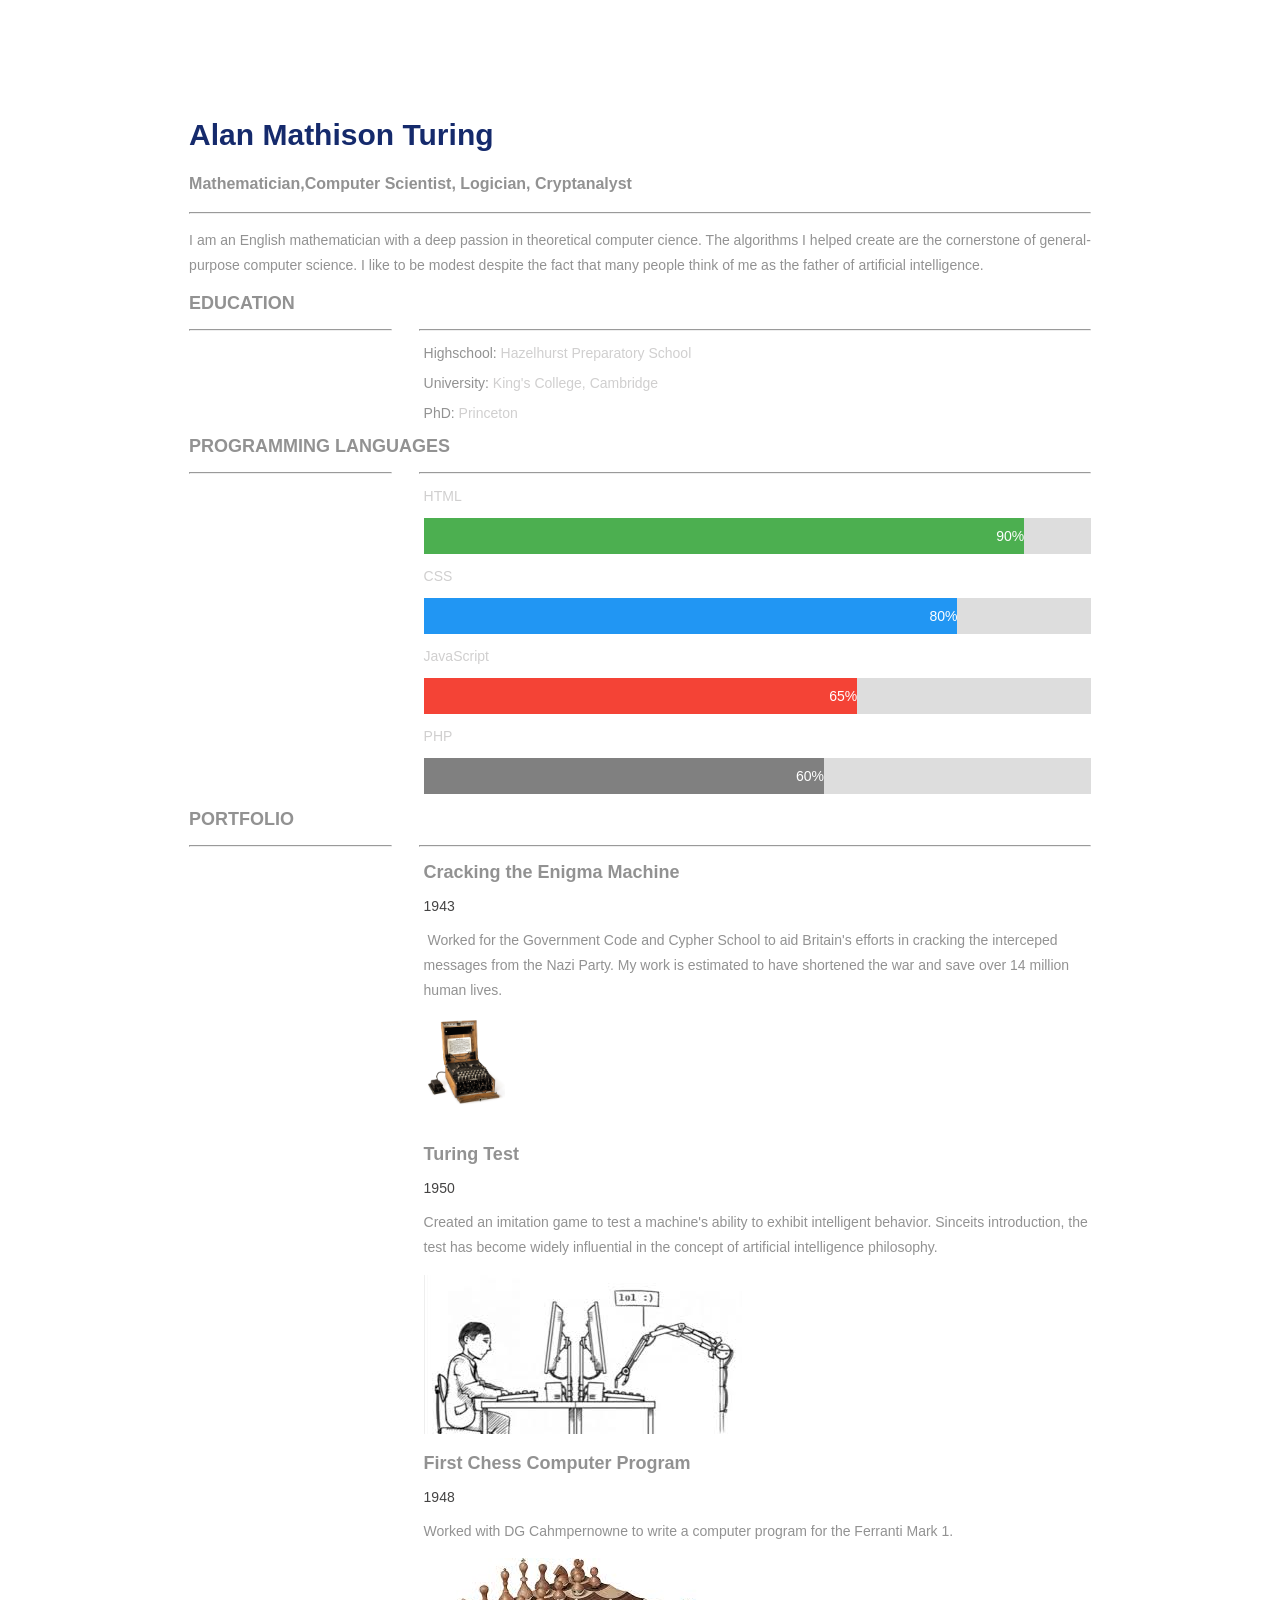
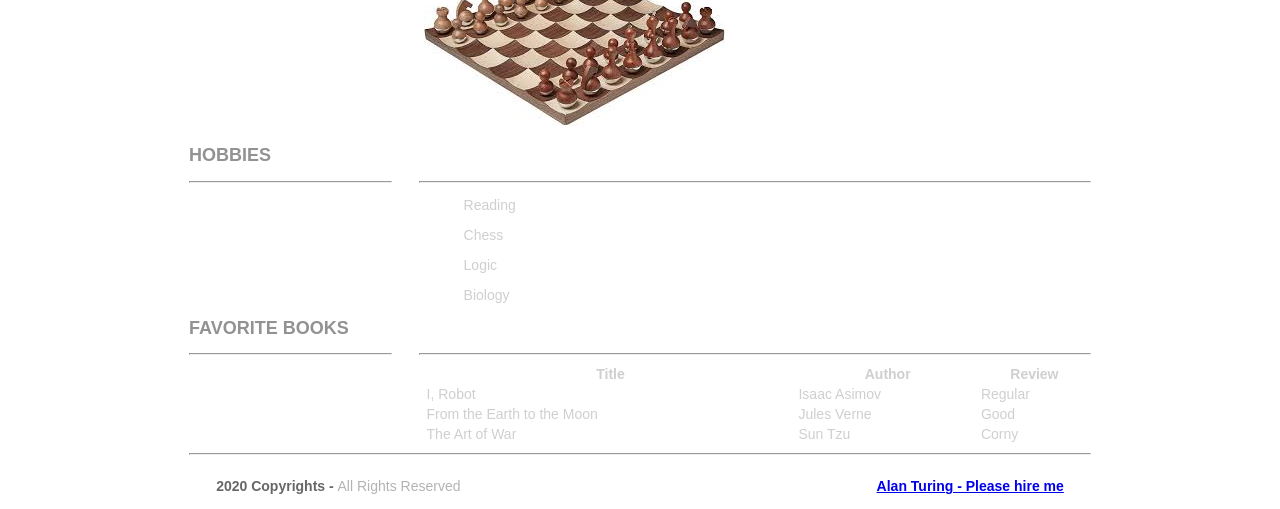
<file: index.html>
<!doctype html>
<html>
<head>
<meta charset="utf-8">
<meta name="viewport" content="width=device-width, initial-scale=1">
<title>Alan Turing CV</title>
<link href="AboutPageAssets/styles/aboutPageStyle.css" rel="stylesheet" type="text/css">
</head>

<body>
<header>

  <!-- Identity details -->
  <section class="profileHeader">
    <h1>Alan Mathison Turing</h1>
    <h3>Mathematician,Computer Scientist, Logician, Cryptanalyst</h3>
    <hr>
    <p>I am an English mathematician with a deep passion in theoretical computer cience. The algorithms I helped create are the cornerstone of general-purpose computer science. I like to be modest despite the fact that many people think of me as the father of artificial intelligence.&nbsp; &nbsp;</p>
  </section>
</header>
	
<section class="mainContent"> 
  <section class="section1">
    <h2 class="sectionTitle">Education</h2>
    <hr class="sectionTitleRule">
    <hr class="sectionTitleRule2">
    <div class="section1Content">
      <p><span>Highschool:</span> Hazelhurst Preparatory School</p>
      <p><span>University:</span> King's College, Cambridge</p>
      <p><span>PhD:</span> Princeton</p>
    </div>
  </section>
	
	<section class="mainContent"> 
  <section class="section1">
    <h2 class="sectionTitle">Programming Languages</h2>
    <hr class="sectionTitleRule">
    <hr class="sectionTitleRule2">
    <div class="section1Content">
       <p>HTML</p>
<div class="container">
  <div class="skills html">90%</div>
</div>

<p>CSS</p>
<div class="container">
  <div class="skills css">80%</div>
</div>

<p>JavaScript</p>
<div class="container">
  <div class="skills js">65%</div>
</div>

<p>PHP</p>
<div class="container">
  <div class="skills php">60%</div>
</div>
    </div>
  </section>
	
<section class="section2">
    <h2 class="sectionTitle">Portfolio</h2>
    <hr class="sectionTitleRule">
    <hr class="sectionTitleRule2">
    <!-- First Title & company details  -->
    <article class="section2Content">
      <h2 class="sectionContentTitle"> 
	Cracking the Enigma Machine&nbsp;</h2>
      <h3 class="sectionContentSubTitle">1943</h3>
      <p class="sectionContent">&nbsp;Worked for the Government Code and Cypher School to aid Britain's efforts in cracking the interceped messages from the Nazi Party. My work is estimated to have shortened the war and save over 14 million human lives.&nbsp; </p>
		<div class="profilePhoto"> 		  
    <img height="90" src="Enigma-machine.jpg" alt="sample"> </div>
		
      <img scr="enigma.jpg">
    </article>
    <article class="section2Content">
      <h2 class="sectionContentTitle"> Turing Test</h2>
      <h3 class="sectionContentSubTitle">1950</h3>
      <p class="sectionContent"> Created an imitation game to test a machine's ability to exhibit intelligent behavior. Sinceits introduction, the test has become widely influential in the concept of artificial intelligence philosophy. </p>
		<img height="159" src="turing test.jpg" alt="sample">
    </article>
	  <article class="section2Content">
      <h2 class="sectionContentTitle"> First Chess Computer Program</h2>
      <h3 class="sectionContentSubTitle">1948</h3>
      <p class="sectionContent">Worked with DG Cahmpernowne to write a computer program for the Ferranti Mark 1. </p>
		<img height="168" src="chess.jpg" alt="sample">
    </article>
  </section>
		<section class="mainContent"> 
  <section class="section1">
    <h2 class="sectionTitle">Hobbies</h2>
    <hr class="sectionTitleRule">
    <hr class="sectionTitleRule2">
    <div class="section1Content">
    <ul>Reading</ul>
	<ul>Chess</ul>
	<ul>Logic</ul>
	<ul>Biology</ul>
    </div>
  </section>
  <section class="section1">
    <h2 class="sectionTitle">Favorite Books&nbsp;</h2>
    <hr class="sectionTitleRule">
    <hr class="sectionTitleRule2">
    <div class="section1Content">
<table style="width:100%">
  <tr>
    <th>Title</th>
    <th>Author</th>
    <th>Review</th>
  </tr>
  <tr>
    <td>I, Robot</td>
    <td>Isaac Asimov</td>
    <td>Regular</td>
  </tr>
  <tr>
    <td>From the Earth to the Moon</td>
    <td>Jules Verne</td>
    <td>Good</td>
  </tr>
	 <tr>
    <td>The Art of War</td>
    <td>Sun Tzu</td>
    <td>Corny</td>
  </tr>
</table>
    </div>
  </section>
</section>
<footer>
  <hr>
  <p class="footerDisclaimer">2020  Copyrights - <span>All Rights Reserved</span></p>
  <p class="footerNote"><a href="https://twitter.com/turinginst?lang=es">Alan Turing - Please hire me </a></p>
</footer>
</body>
</html>
</file>
<file: AboutPageAssets/styles/aboutPageStyle.css>
@charset "utf-8";
/* Global Styles */

body {
	margin-left: auto;
	margin-right: auto;
	width: 92%;
	max-width: 960px;
	padding-left: 2.275%;
	padding-right: 2.275%;
}
/* Header */
header {
	text-align: center;
	display: block;
}

header .profileHeader h1 {
	font-family: 'Montserrat', sans-serif;
	color: rgba(21,42,108,1.00);
	font-size: 30px;
	font-weight: 700;
	line-height: 24px;
}
header .profileHeader h3 {
	font-family: sans-serif;
	color: rgba(146,146,146,1.00);
	font-size: 16px;
	font-weight: 700;
	line-height: 24px;
}
hr {
	background-color: rgba(208,207,207,1.00);
	height: 1px;
}
header .profileHeader p {
	font-family: sans-serif;
	color: rgba(146,146,146,1.00);
	font-size: 14px;
	font-weight: 400;
	line-height: 1.8;
	overflow-y: auto;
}
header .workImages {
	text-align: center;
	display: block;
	margin-top: 60px;
	clear: both;
}


/* Main Content sections */
.mainContent .section1 {
	display: block;
}
.section1 .sectionTitle, .section2 .sectionTitle {
	font-family: 'Montserrat', sans-serif;
	color: rgba(146,146,146,1.00);
	font-size: 18px;
	font-weight: 700;
	text-transform: uppercase;
}
.section1 .sectionTitleRule, .section2 .sectionTitleRule {
	margin: 0 3% 0 0;
	float: left;
	clear: both;
}
.section1 .sectionTitleRule2, .section2 .sectionTitleRule2 {
	background-color: rgba(208,207,207,1.00);
	height: 1px;
	padding: 0px;
}
.mainContent .section1 .section1Content {
	font-family: ProximaNova;
	font-size: 14px;
	font-weight: 100;
	color: rgba(208,207,207,1.00);
}
.mainContent .section1 .section1Content span {
	color: rgba(146,146,146,1.00);
	font-family: sans-serif;
}
.section2 .sectionContentTitle {
	font-family: sans-serif;
	color: rgba(146,146,146,1.00);
	font-size: 18px;
	font-weight: 700;
}
.section2 .sectionContentSubTitle {
	font-family: sans-serif;
	color: rgba(68,67,67,1.00);
	font-size: 14px;
	font-weight: 400;
}
.section2 .sectionContent {
	font-family: sans-serif;
	color: rgba(146,146,146,1.00);
	font-size: 14px;
	font-weight: 400;
	line-height: 1.8;
}
.mainContent {
	display: block;
}
.mainContent .externalResourcesNav .externalResources {
	background-color: rgba(208,207,207,1.00);
	display: inline-block;
	text-align: center;
	margin-top: 0px;
	padding-top: 3%;
	cursor: pointer;
}

.stretch {
	content: '';
	display: inline-block;
	margin-left: 2%;
	margin-right: 2%;
}
/* Footer */
footer .footerDisclaimer {
	font-family: sans-serif;
	font-size: 14px;
	line-height: 18px;
	color: rgba(104,103,103,1.00);
	font-weight: 700;
}
footer .footerDisclaimer span {
	color: rgba(181,178,178,1.00);
	font-weight: 400;
}
footer .footerNote {
	font-family: sans-serif;
	font-size: 14px;
	line-height: 18px;
	color: rgba(104,103,103,1.00);
	font-weight: 700;
}
footer .footerNote span {
	color: rgba(181,178,178,1.00);
	font-weight: 400;
}

/* Media query for Mobile devices*/
@media only screen and (min-width : 285px) and (max-width : 480px) {
/* Header */
header {
	width: 100%;
	float: none;
}

header .profileHeader {
	text-align: center;
	margin-top: 10%;
}
header .profileHeader p {
	text-align: justify;
}
header .socialNetworkNavBar {
	text-align: center;
	display: block;
	margin-top: 60px;
	clear: both;
	margin-bottom: 15%;
}

/* Main content sections */
.mainContent .section1 {
	text-align: center;
	margin-bottom: 10%;
}
.section1 .section1Title, .section2 .section1Title {
	text-align: center;
}
.section1 .sectionTitleRule, .section2 .sectionTitleRule {
	width: 100%;
}
.section1 .sectionTitleRule2, .section2 .sectionTitleRule2 {
	display: none;
}
.mainContent .section1 .section1Content {
	display: inline-block;
	text-align: left;
	font-family: sans-serif;
	text-align: justify;
}
.mainContent .section2 {
	display: block;
	text-align: center;
}
.section2 .section2Content {
	margin-top: 10%;
	text-align: justify;
	margin-bottom: 10%;
}
.mainContent .externalResourcesNav {
	margin-bottom: 10%;
}
.mainContent .externalResourcesNav .externalResources {
	width: 100%;
	height: 35px;
}
/* Footer */
footer {
	display: block;
	text-align: center;
	font-family: sans-serif;
}
}

/* Media Query for Tablets */
@media only screen and (min-width : 481px) and (max-width : 1024px) {
/* Header */
header {
	width: 100%;
	float: none;
}
header .profileLogo .logoPlaceholder {
	display: inline-block;
	font-family: 'Montserrat', sans-serif;
}
header .profilePhoto {
	float: left;
	clear: both;
	margin-right: 3%;
	margin-top: 5%;
}
header .profileHeader {
	text-align: left;
	margin-top: 7%;
}
header .socialNetworkNavBar .socialNetworkNav {
	width: 74px;
	height: 74px;
	display: inline-block;
	margin-right: 23px;
}
/* Main content and sections */
.section1 .section1Title, .section2 .section1Title {
	text-align: center;
}
.section1 .sectionTitleRule, .section2 .sectionTitleRule {
	width: 100%;
}
.section1 .sectionTitleRule2, .section2 .sectionTitleRule2 {
	display: none;
}
.mainContent .section1 .section1Content {
	display: block;
	margin: 0% 0% 0% 20%;
	font-family: sans-serif;
	margin-top: 5%;
	margin-bottom: 5%;
}
.mainContent .section2 {
	clear: both;
}
.section2 .section2Content {
	padding: 0px;
	margin-left: 20%;
	font-family: sans-serif;
	margin-top: 5%;
	margin-bottom: 5%;
}
.mainContent .externalResourcesNav {
	margin-left: 20%;
	margin-top: 40px;
	margin-bottom: 40px;
	text-align: center;
	padding-top: 0px;
	clear: both;
}
.mainContent .externalResourcesNav .externalResources {
	width: 199px;
	height: 48px;
	margin-top: 5%;
}
/* Footer */
footer .footerDisclaimer {
	float: left;
	margin-left: 3%;
	font-family: sans-serif;
}
footer .footerNote {
	float: right;
	margin-right: 3%;
	font-family: sans-serif;
}
}

/* Desktops and laptops  */
@media only screen and (min-width:1025px) {
/* Header */
header .profileLogo .logoPlaceholder {
	float: left;
	margin-bottom: 50px;
}

header .profileHeader {
	text-align: left;
	padding-top: 10%;
}
header .socialNetworkNavBar .socialNetworkNav {
	width: 74px;
	height: 74px;
	display: inline-block;
	margin-right: 23px;
}
/* Main content sections */
.section1 .sectionTitleRule, .section2 .sectionTitleRule {
	width: 22.5%;
}
.mainContent .section1 .section1Content {
	display: block;
	margin-top: 0%;
	margin-right: 0%;
	margin-left: 26%;
	margin-bottom: 0%;
	font-family: sans-serif;
}
.mainContent .section2 {
	clear: both;
}
.section2 .section2Content {
	padding: 0px;
	margin-left: 26%;
	font-family: sans-serif;
}
.mainContent .externalResourcesNav {
	margin-top: 40px;
	margin-bottom: 40px;
	text-align: center;
	padding-top: 0px;
	clear: both;
}
.mainContent .externalResourcesNav .externalResources {
	width: 199px;
	height: 48px;
}
.photo {
	float: center;
	clear: both;
	margin-right: 3%;
}
/* Footer */
footer .footerDisclaimer {
	float: left;
	margin-left: 3%;
	font-family: sans-serif;
}
footer .footerNote {
	float: right;
	margin-right: 3%;
	font-family: sans-serif;
}
}

/* Make sure that padding behaves as expected */
* {box-sizing:border-box}

/* Container for skill bars */
.container {
  width: 100%; /* Full width */
  background-color: #ddd; /* Grey background */
}

.skills {
  text-align: right; /* Right-align text */
  padding-top: 10px; /* Add top padding */
  padding-bottom: 10px; /* Add bottom padding */
  color: white; /* White text color */
}

.html {width: 90%; background-color: #4CAF50;} /* Green */
.css {width: 80%; background-color: #2196F3;} /* Blue */
.js {width: 65%; background-color: #f44336;} /* Red */
.php {width: 60%; background-color: #808080;} /* Dark Grey */
</file>
